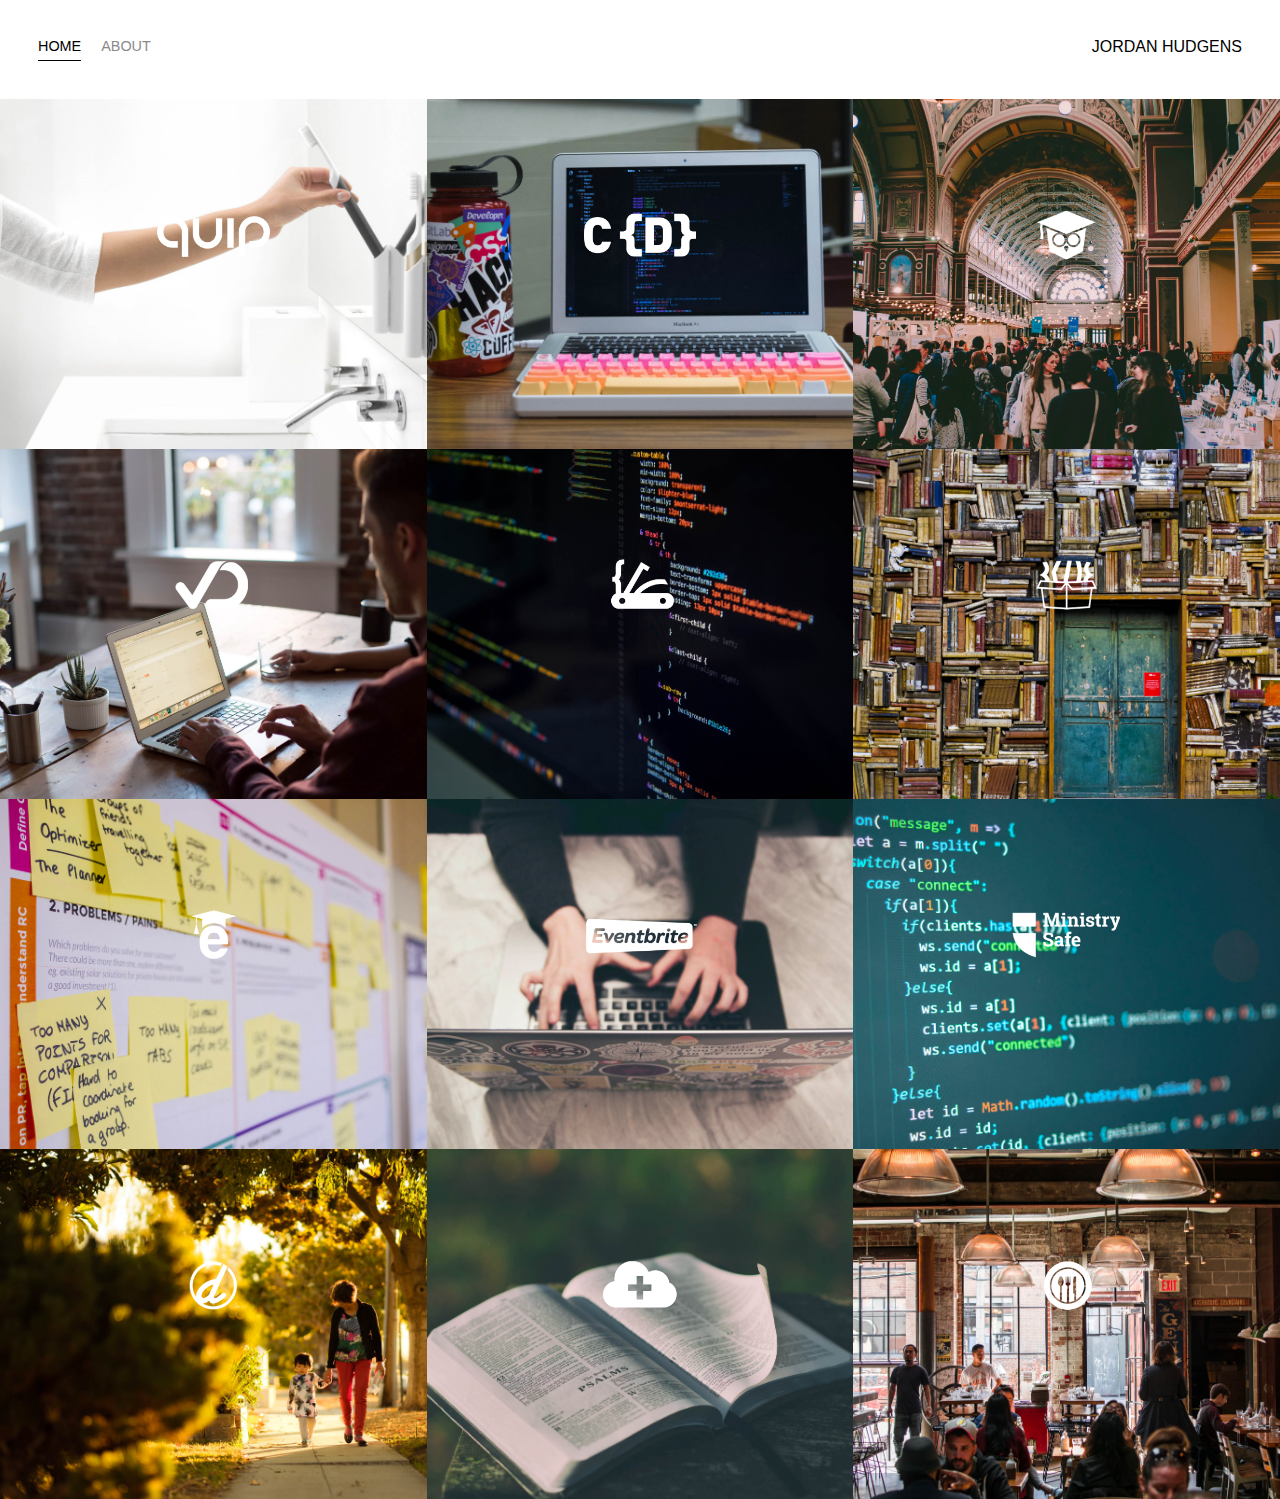
<file: index.html>
<!DOCTYPE html>
<html lang="en">
<head>
  <meta charset="UTF-8">
  <meta name="viewport" content="width=device-width, initial-scale=1.0">
  <link rel="stylesheet" href="styles.css">

  <title>Page Title</title>
</head>
<body>
  <div class="container">
      <div class="nav-wrapper">
        <div class="left-side">
          <div class="nav-link-wrapper active-nav-link">
            <a href="index.html">Home</a>
          </div>

          <div class="nav-link-wrapper">
            <a href="about.html">About</a>
          </div>
        </div>

        <div class="right-side">
            <div class="brand">
              <div>JORDAN HUDGENS</div>
            </div>
        </div>
      </div>

      <div class="content-wrapper">
        <div class="portfolio-items-wrapper">
           
          <div class="portfolio-item-wrapper">
            <div class="portfolio-img-background" style="background-image:url(images/portfolio1.jpg);"></div>

            <div class="img-text-wrapper">
                <div class="logo-wrapper">
                  <img src="images/logos/quip.png" alt="">
                </div>

                <div class="subtitle">
                  Lorem ipsum, dolor sit amet consectetur adipisicing elit. Iure et tempore sequi.
                </div>
            </div>

          </div>
          <div class="portfolio-item-wrapper">
            <div class="portfolio-img-background" style="background-image:url(images/portfolio2.jpg);"></div>

            <div class="img-text-wrapper">
                <div class="logo-wrapper">
                  <img src="images/logos/crondose.png" alt="">
                </div>

                <div class="subtitle">
                  Lorem ipsum, dolor sit amet consectetur adipisicing elit. Iure et tempore sequi.
                </div>
            </div>

          </div> <div class="portfolio-item-wrapper">
            <div class="portfolio-img-background" style="background-image:url(images/portfolio3.jpg);"></div>

            <div class="img-text-wrapper">
                <div class="logo-wrapper">
                  <img src="images/logos/dailysmarty.png" alt="">
                </div>

                <div class="subtitle">
                  Lorem ipsum, dolor sit amet consectetur adipisicing elit. Iure et tempore sequi.
                </div>
            </div>

          </div> <div class="portfolio-item-wrapper">
            <div class="portfolio-img-background" style="background-image:url(images/portfolio4.jpg);"></div>

            <div class="img-text-wrapper">
                <div class="logo-wrapper">
                  <img src="images/logos/dashtrack.png" alt="">
                </div>

                <div class="subtitle">
                  Lorem ipsum, dolor sit amet consectetur adipisicing elit. Iure et tempore sequi.
                </div>
            </div>

          </div> <div class="portfolio-item-wrapper">
            <div class="portfolio-img-background" style="background-image:url(images/portfolio5.jpg);"></div>

            <div class="img-text-wrapper">
                <div class="logo-wrapper">
                  <img src="images/logos/devcamp.png" alt="">
                </div>

                <div class="subtitle">
                  Lorem ipsum, dolor sit amet consectetur adipisicing elit. Iure et tempore sequi.
                </div>
            </div>

          </div> <div class="portfolio-item-wrapper">
            <div class="portfolio-img-background" style="background-image:url(images/portfolio6.jpg);"></div>

            <div class="img-text-wrapper">
                <div class="logo-wrapper">
                  <img src="images/logos/devtrunk.png" alt="">
                </div>

                <div class="subtitle">
                  Lorem ipsum, dolor sit amet consectetur adipisicing elit. Iure et tempore sequi.
                </div>
            </div>

          </div> <div class="portfolio-item-wrapper">
            <div class="portfolio-img-background" style="background-image:url(images/portfolio7.jpg);"></div>

            <div class="img-text-wrapper">
                <div class="logo-wrapper">
                  <img src="images/logos/edutechional.png" alt="">
                </div>

                <div class="subtitle">
                  Lorem ipsum, dolor sit amet consectetur adipisicing elit. Iure et tempore sequi.
                </div>
            </div>

          </div> <div class="portfolio-item-wrapper">
            <div class="portfolio-img-background" style="background-image:url(images/portfolio8.jpg);"></div>

            <div class="img-text-wrapper">
                <div class="logo-wrapper">
                  <img src="images/logos/eventbrite.png" alt="">
                </div>

                <div class="subtitle">
                  Lorem ipsum, dolor sit amet consectetur adipisicing elit. Iure et tempore sequi.
                </div>
            </div>

          </div> <div class="portfolio-item-wrapper">
            <div class="portfolio-img-background" style="background-image:url(images/portfolio9.jpg);"></div>

            <div class="img-text-wrapper">
                <div class="logo-wrapper">
                  <img src="images/logos/ministry-safe.png" alt="">
                </div>

                <div class="subtitle">
                  Lorem ipsum, dolor sit amet consectetur adipisicing elit. Iure et tempore sequi.
                </div>
            </div>

          </div> <div class="portfolio-item-wrapper">
            <div class="portfolio-img-background" style="background-image:url(images/portfolio10.jpg);"></div>

            <div class="img-text-wrapper">
                <div class="logo-wrapper">
                  <img src="images/logos/open-devos.png" alt="">
                </div>

                <div class="subtitle">
                  Lorem ipsum, dolor sit amet consectetur adipisicing elit. Iure et tempore sequi.
                </div>
            </div>

          </div> <div class="portfolio-item-wrapper">
            <div class="portfolio-img-background" style="background-image:url(images/portfolio11.jpg);"></div>

            <div class="img-text-wrapper">
                <div class="logo-wrapper">
                  <img src="images/logos/shop-hacker.png" alt="">
                </div>

                <div class="subtitle">
                  Lorem ipsum, dolor sit amet consectetur adipisicing elit. Iure et tempore sequi.
                </div>
            </div>

          </div> <div    class="portfolio-item-wrapper">
            <div class="portfolio-img-background" style="background-image:url(images/portfolio12.jpg);"></div>

            <div class="img-text-wrapper">
                <div class="logo-wrapper">
                  <img src="images/logos/toastability.png" alt="">
                </div>

                <div class="subtitle">
                  Lorem ipsum, dolor sit amet consectetur adipisicing elit. Iure et tempore sequi.
                </div>
            </div>

          </div>

        </div>
      </div>

  </div>
</body>
<script>
  const portfolioItems = document.querySelectorAll('.portfolio-item-wrapper');

  portfolioItems.forEach(portfolioItem => {
    portfolioItem.addEventListener('mouseover', () => {
      console.log(portfolioItem.childNodes[1].classList);
      portfolioItem.childNodes[1].classList.add('img-darken');
  }) 

  portfolioItem.addEventListener('mouseout', () => {
      portfolioItem.childNodes[1].classList.remove('img-darken');
  }) 


  })
</script>
</html>
</file>
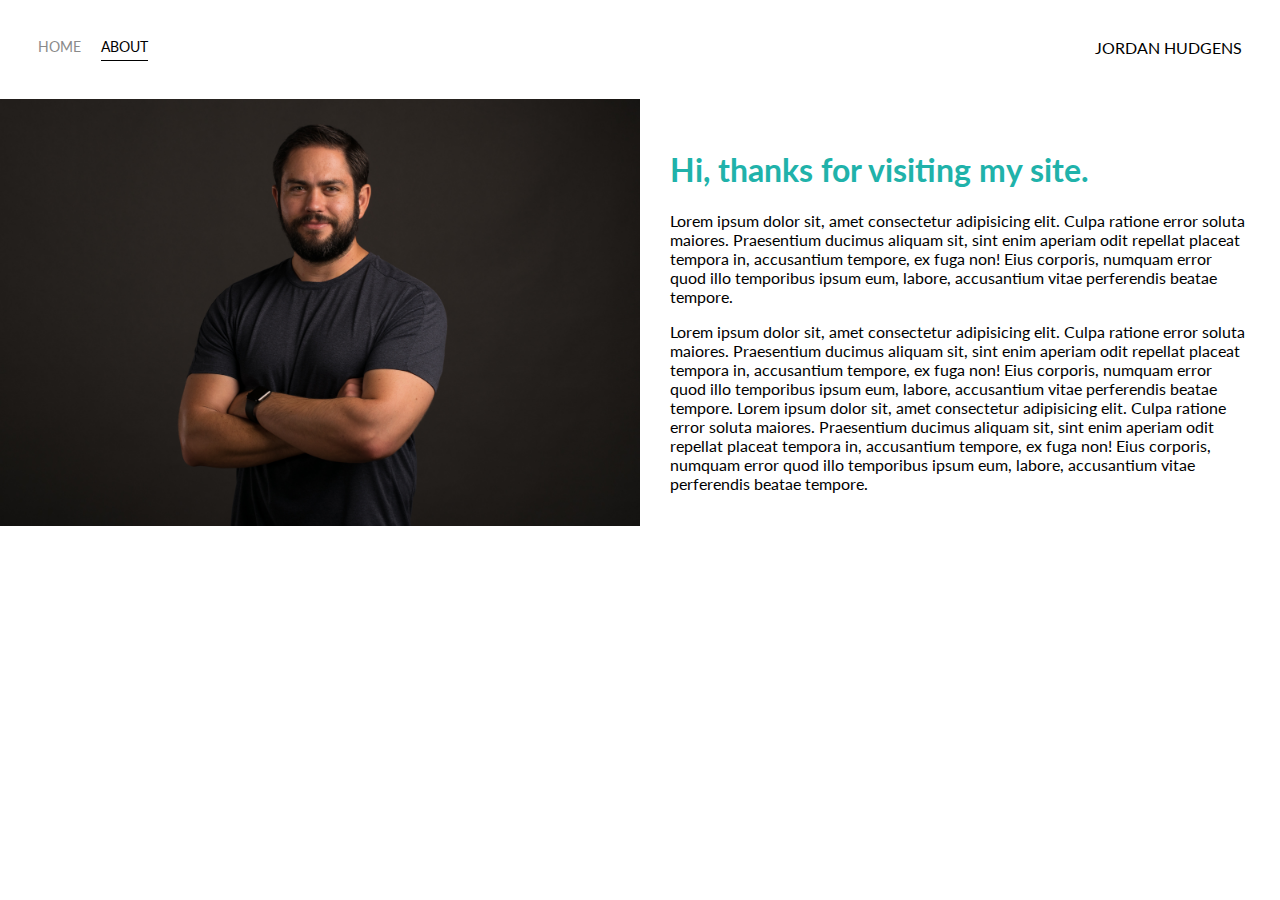
<file: about.html>
<!DOCTYPE html>
<html lang="en">
<head>
  <meta charset="UTF-8">
  <meta name="viewport" content="width=device-width, initial-scale=1.0">
  <link href="https://fonts.googleapis.com/css2?family=Lato&display=swap" rel="stylesheet">
  <link rel="stylesheet" href="styles.css">

  <title>About</title>
</head>
<body>
  <div class="container">
      <div class="nav-wrapper">
        <div class="left-side">
          <div class="nav-link-wrapper">
            <a href="index.html">Home</a>
          </div>

          <div class="nav-link-wrapper active-nav-link">
            <a href="about.html">About</a>
          </div>
        </div>

        <div class="right-side">
            <div class="brand">
              <div>JORDAN HUDGENS</div>
            </div>
        </div>
      </div>

      <div class="content-wrapper">
        <div class="two-column-wrapper">
          <div class="profile-image-wrapper">
            <img src="images/profile.jpg" alt="">
          </div>

          <div class="profile-content-wrapper">
            <h1>Hi, thanks for visiting my site.</h1>
              <p> Lorem ipsum dolor sit, amet consectetur adipisicing elit. Culpa ratione error soluta maiores. Praesentium ducimus aliquam sit, sint enim aperiam odit repellat placeat tempora in, accusantium tempore, ex fuga non! Eius corporis, numquam error quod illo temporibus ipsum eum, labore, accusantium vitae perferendis beatae tempore.</p>
              <p> Lorem ipsum dolor sit, amet consectetur adipisicing elit. Culpa ratione error soluta maiores. Praesentium ducimus aliquam sit, sint enim aperiam odit repellat placeat tempora in, accusantium tempore, ex fuga non! Eius corporis, numquam error quod illo temporibus ipsum eum, labore, accusantium vitae perferendis beatae tempore. Lorem ipsum dolor sit, amet consectetur adipisicing elit. Culpa ratione error soluta maiores. Praesentium ducimus aliquam sit, sint enim aperiam odit repellat placeat tempora in, accusantium tempore, ex fuga non! Eius corporis, numquam error quod illo temporibus ipsum eum, labore, accusantium vitae perferendis beatae tempore.</p>
          </div>
        </div>
      </div>

  </div>
</body>
</html>
</file>
<file: styles.css>
/* styles */
body {
  font-family: "Lato", sans-serif;
  margin: 0px;
}

.container {
  display: grid;
  grid-template-columns: 1fr;
}
/* nav styles */
.nav-wrapper {
  display: flex;
  justify-content: space-between;
  padding: 38px;
}

.left-side {
  display: flex;
}

.nav-wrapper > .left-side > div {
  margin-right: 20px;
  font-size: 0.9em;
  text-transform: uppercase;
}

.nav-link-wrapper {
  height: 22px;
  border-bottom: 1px solid transparent;
  transition: border-bottom 0.5s;
}


.nav-link-wrapper a {
  color: #8a8a8a;
  text-decoration: none;
  transition: color 0.5s;
}

.nav-link-wrapper:hover {
  border-bottom: 1px solid black;
}

.nav-link-wrapper a:hover {
  color: black;
}

.active-nav-link {
  border-bottom: 1px solid black;
}

.active-nav-link a {
  color: black !important;
}


/* portfolio styles */

.portfolio-items-wrapper {
  display: grid;
  grid-template-columns: 1fr 1fr 1fr;
}

.portfolio-item-wrapper {
  position: relative;
}

.portfolio-img-background {
  height: 350px;
  width: 100%;
  background-size: cover;
  background-position: center;
  background-repeat: no-repeat;
}

.img-text-wrapper {
  position: absolute;
  top: 0;
  display: flex;
  flex-direction: column;
  justify-content: center;
  align-items: center;
  height: 100%;
  text-align: center;
  padding-left: 100px;
  padding-right: 100px;
}

.logo-wrapper img{
  width: 50%;
  margin-bottom: 20px;
}

.img-text-wrapper .subtitle {
  transition: 1s;
  font-weight: 600;
  color: transparent;
}

.img-text-wrapper:hover .subtitle {
  font-weight: 600;
  color: lightgreen;
}

/* JS creating class */
.img-darken {
  transition: 1s;
  filter: brightness(10%);
}

/* about page */

.two-column-wrapper {
  display: grid;
  grid-template-columns: 1fr 1fr;
}

.profile-image-wrapper img {
    width: 100%;
}

.profile-content-wrapper {
  padding: 30px;
}

.profile-content-wrapper h1 {
  color: lightseagreen;
}
</file>
